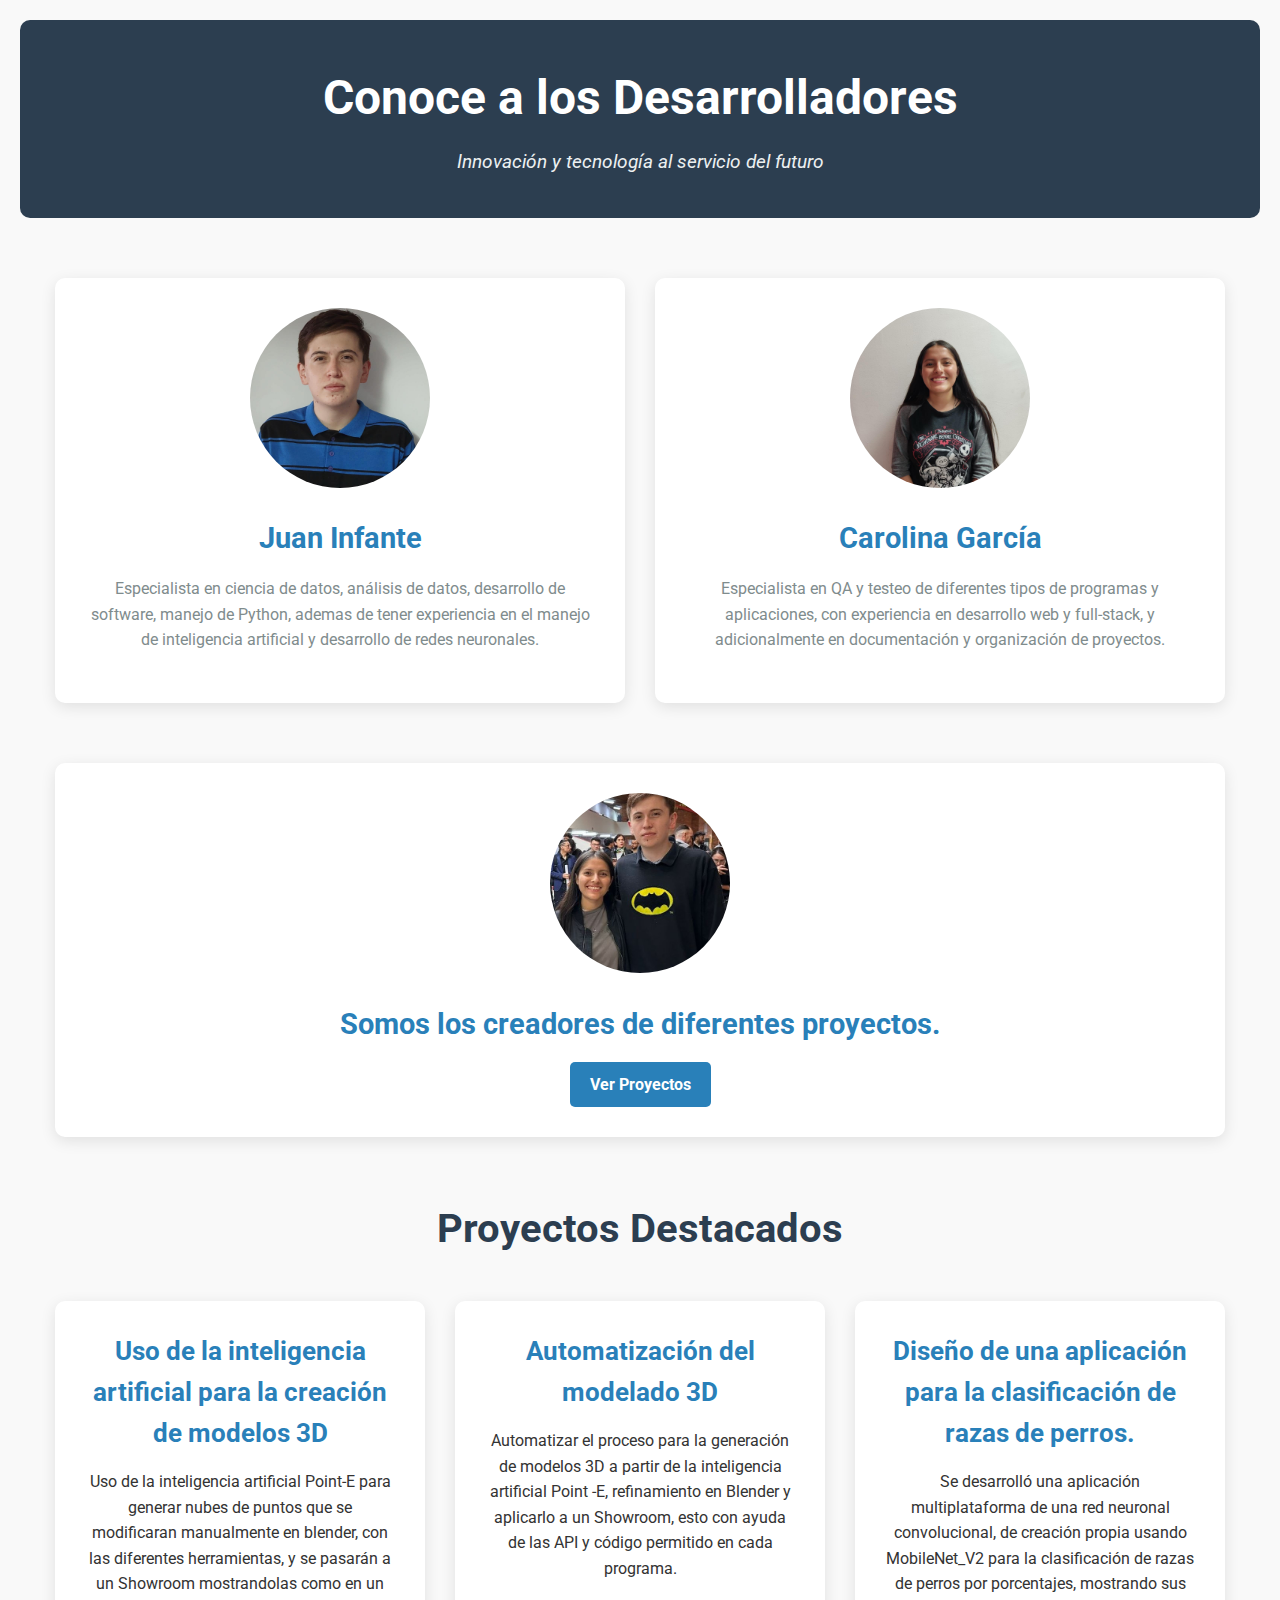
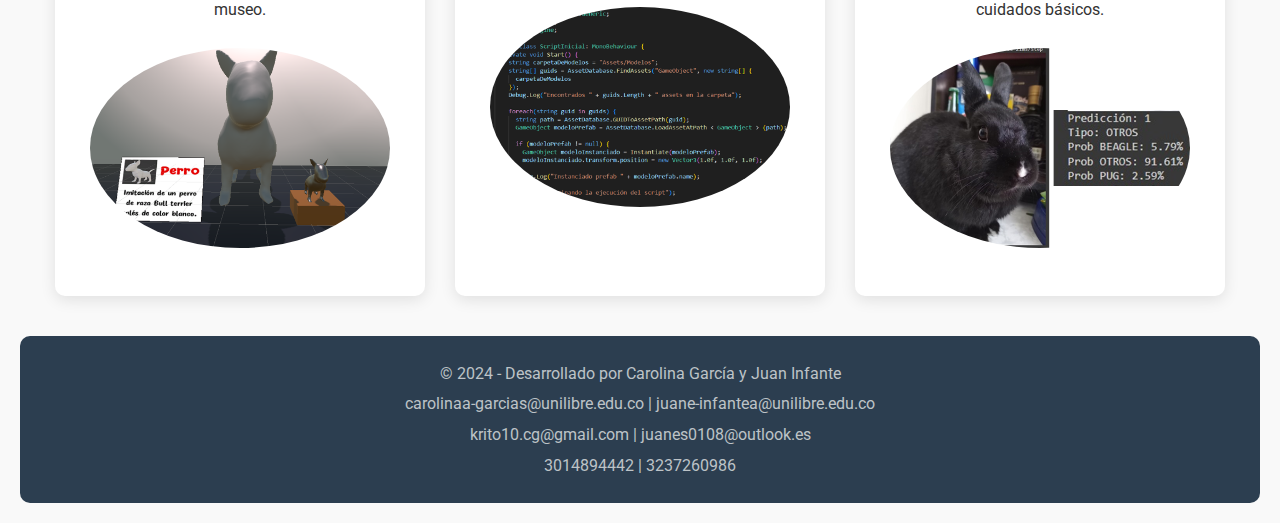
<file: index.html>
<!DOCTYPE html>
<html lang="es">
<head>
    <meta charset="UTF-8">
    <meta name="viewport" content="width=device-width, initial-scale=1.0">
    <title>Presentación de Desarrolladores</title>
    <link rel="stylesheet" href="Desing.css">
    <link href="https://fonts.googleapis.com/css2?family=Roboto:wght@400;700&display=swap" rel="stylesheet">
</head>
<body>
    <header>
        <div class="container">
            <h1>Conoce a los Desarrolladores</h1>
            <p class="tagline">Innovación y tecnología al servicio del futuro</p>
        </div>
    </header>

    <section class="team container">
        <div class="profile">
            <img src="Juan.jpg" alt="Juan">
            <h2>Juan Infante</h2>
            <p>Especialista en ciencia de datos, análisis de datos, desarrollo de software, manejo de Python, ademas de tener experiencia en el manejo de inteligencia artificial y desarrollo de redes neuronales.</p>
        </div>
        <div class="profile">
            <img src="Caro.jpg" alt="Caro">
            <h2>Carolina García</h2>
            <p>Especialista en QA y testeo de diferentes tipos de programas y aplicaciones, con experiencia en desarrollo web y full-stack, y adicionalmente en documentación y organización de proyectos.</p>
        </div>
    </section>
    <section class="team container">
        <div class="profile">
            <img src="Juntos.jpg" alt="Juntos">
            <h2>Somos los creadores de diferentes proyectos.</h2>
            <a href="#proyectos" class="button">Ver Proyectos</a>
        </div>
    </section>

    <section id="proyectos" class="projects container">
        <h2>Proyectos Destacados</h2>
        <div class="project-list">
            <div class="project">
                <h3>Uso de la inteligencia artificial para la creación de modelos 3D</h3>
                <p>Uso de la inteligencia artificial Point-E para generar nubes de puntos que se modificaran manualmente en blender, con las diferentes herramientas, y se pasarán a un Showroom mostrandolas como en un museo.</p><br>
                <div class="profile1"><img src="Perro.jpg" alt="Museo"></div>
            </div>
            <div class="project">
                <h3>Automatización del modelado 3D</h3>
                <p>Automatizar el proceso para la generación de modelos 3D a partir de la inteligencia artificial Point -E, refinamiento en Blender y aplicarlo a un Showroom, esto con ayuda de las API y código permitido en cada programa.</p><br>
                <div class="profile1"><img src="Auto.jpg" alt="Code"></div>
            </div>
            <div class="project">
                <h3>Diseño de una aplicación para la clasificación de razas de perros.</h3>
                <p>Se desarrolló una aplicación multiplataforma de una red neuronal convolucional, de creación propia usando MobileNet_V2 para la clasificación de razas de perros por porcentajes, mostrando sus cuidados básicos.</p><br>
                <div class="profile1"><img src="Nachi.jpg" alt="Prueba"></div>
            </div>
        </div>
    </section>

    <footer>
        <div class="container">
            <p>© 2024 - Desarrollado por Carolina García y Juan Infante</p>
            <p> carolinaa-garcias@unilibre.edu.co | juane-infantea@unilibre.edu.co </p>
            <p>       krito10.cg@gmail.com        |      juanes0108@outlook.es     </p>
            <p>        3014894442                 |       3237260986               </p>
        </div>
    </footer>
</body>
</html>
</file>
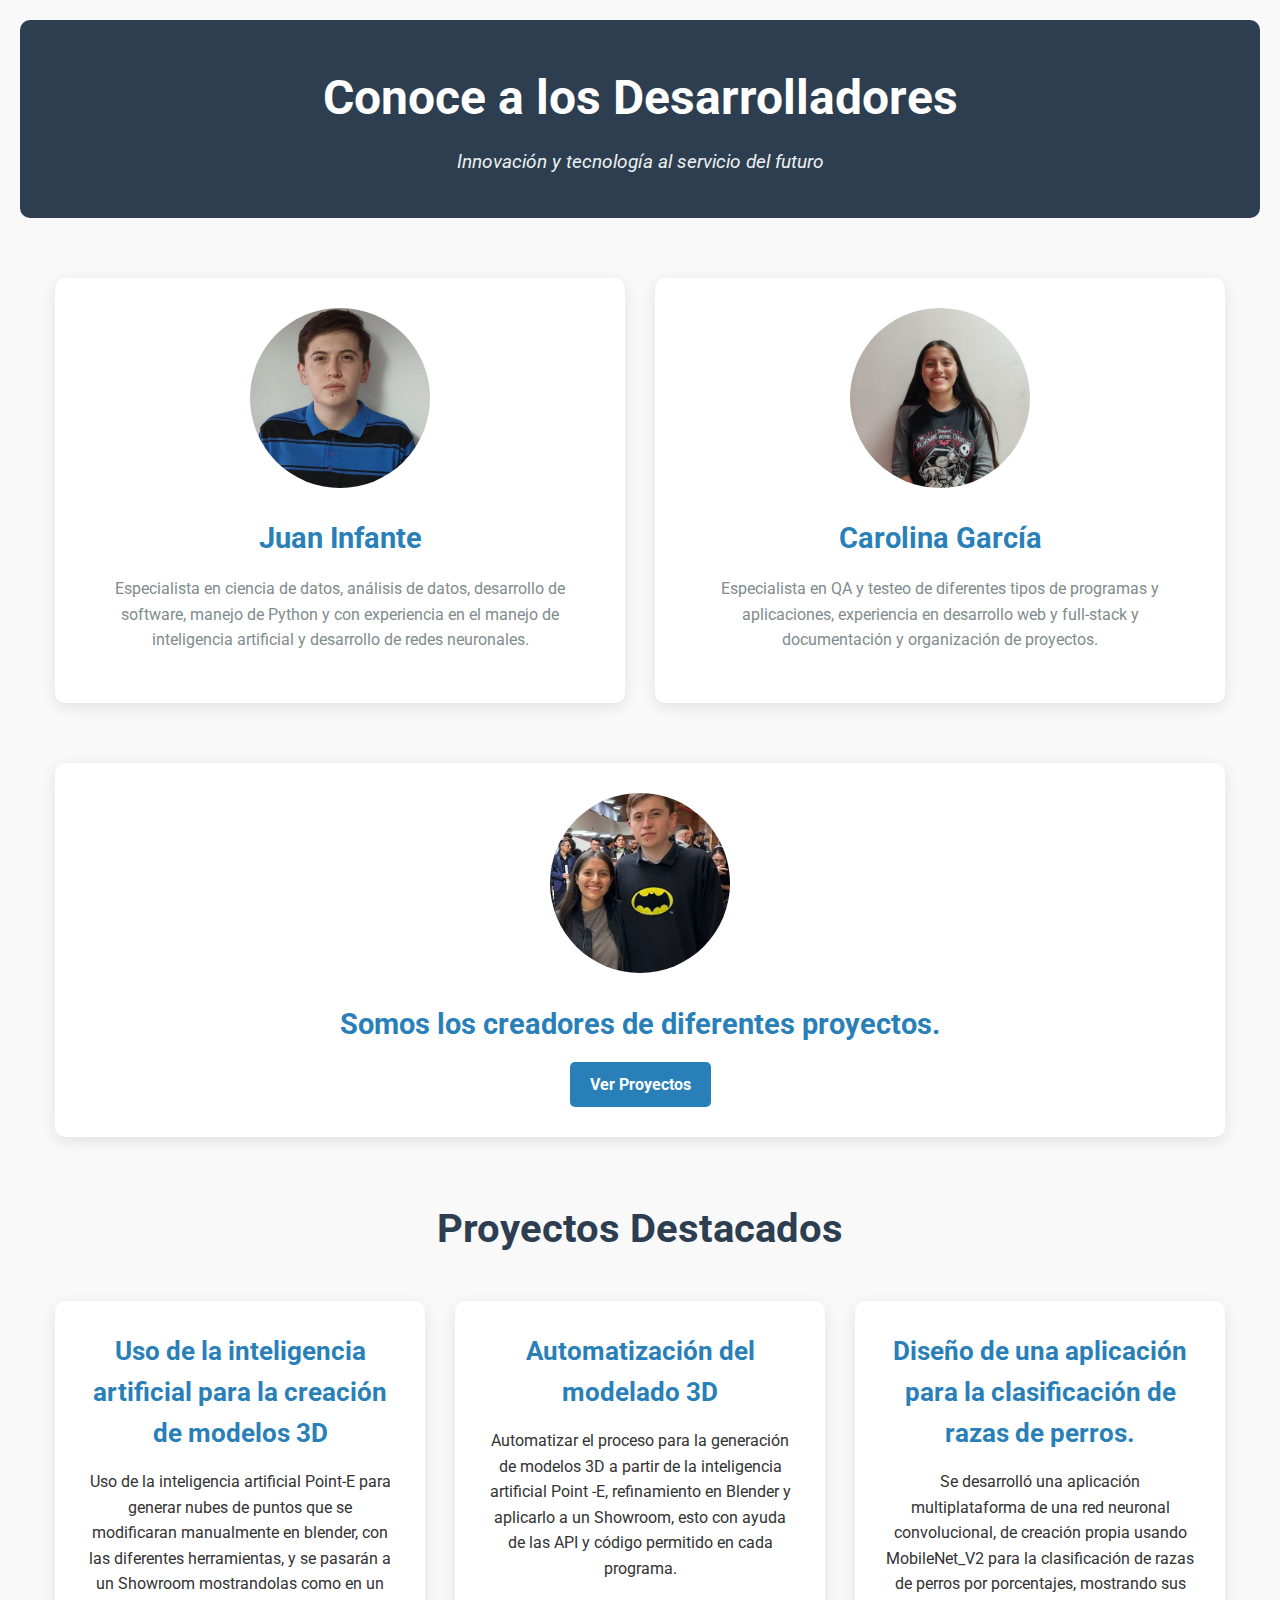
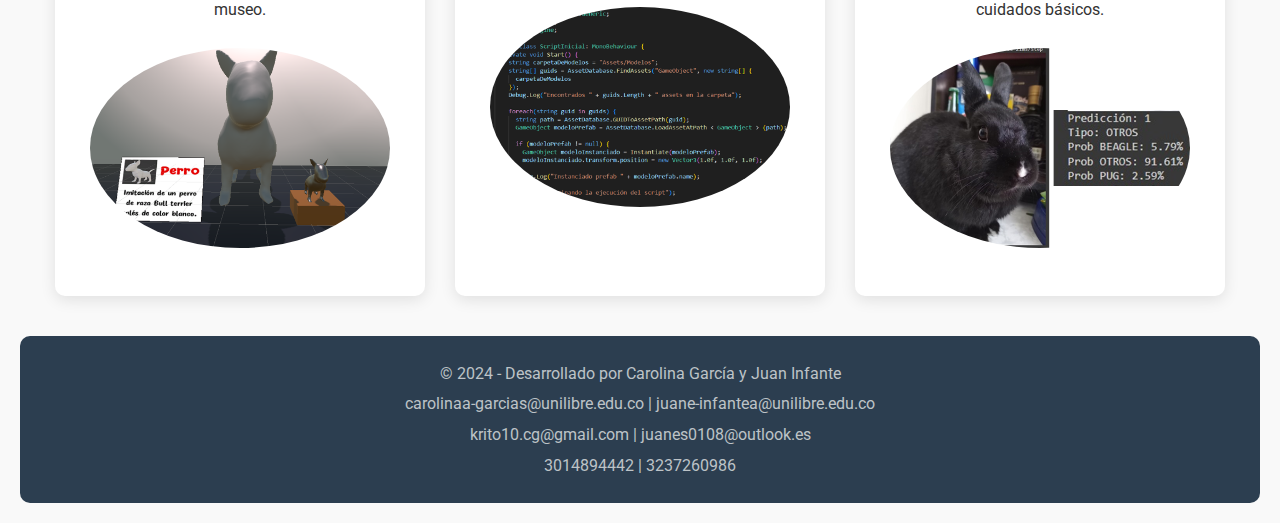
<file: Princ.html>
<!DOCTYPE html>
<html lang="es">
<head>
    <meta charset="UTF-8">
    <meta name="viewport" content="width=device-width, initial-scale=1.0">
    <title>Presentación de Desarrolladores</title>
    <link rel="stylesheet" href="Desing.css">
    <link href="https://fonts.googleapis.com/css2?family=Roboto:wght@400;700&display=swap" rel="stylesheet">
</head>
<body>
    <header>
        <div class="container">
            <h1>Conoce a los Desarrolladores</h1>
            <p class="tagline">Innovación y tecnología al servicio del futuro</p>
        </div>
    </header>

    <section class="team container">
        <div class="profile">
            <img src="Juan.jpg" alt="Juan">
            <h2>Juan Infante</h2>
            <p>Especialista en ciencia de datos, análisis de datos, desarrollo de software, manejo de Python y con experiencia en el manejo de inteligencia artificial y desarrollo de redes neuronales.</p>
        </div>
        <div class="profile">
            <img src="Caro.jpg" alt="Caro">
            <h2>Carolina García</h2>
            <p>Especialista en QA y testeo de diferentes tipos de programas y aplicaciones, experiencia en desarrollo web y full-stack y documentación y organización de proyectos.</p>
        </div>
    </section>
    <section class="team container">
        <div class="profile">
            <img src="Juntos.jpg" alt="Juntos">
            <h2>Somos los creadores de diferentes proyectos.</h2>
            <a href="#proyectos" class="button">Ver Proyectos</a>
        </div>
    </section>

    <section id="proyectos" class="projects container">
        <h2>Proyectos Destacados</h2>
        <div class="project-list">
            <div class="project">
                <h3>Uso de la inteligencia artificial para la creación de modelos 3D</h3>
                <p>Uso de la inteligencia artificial Point-E para generar nubes de puntos que se modificaran manualmente en blender, con las diferentes herramientas, y se pasarán a un Showroom mostrandolas como en un museo.</p><br>
                <div class="profile1"><img src="Perro.jpg" alt="Museo"></div>
            </div>
            <div class="project">
                <h3>Automatización del modelado 3D</h3>
                <p>Automatizar el proceso para la generación de modelos 3D a partir de la inteligencia artificial Point -E, refinamiento en Blender y aplicarlo a un Showroom, esto con ayuda de las API y código permitido en cada programa.</p><br>
                <div class="profile1"><img src="Auto.jpg" alt="Code"></div>
            </div>
            <div class="project">
                <h3>Diseño de una aplicación para la clasificación de razas de perros.</h3>
                <p>Se desarrolló una aplicación multiplataforma de una red neuronal convolucional, de creación propia usando MobileNet_V2 para la clasificación de razas de perros por porcentajes, mostrando sus cuidados básicos.</p><br>
                <div class="profile1"><img src="Nachi.jpg" alt="Prueba"></div>
            </div>
        </div>
    </section>

    <footer>
        <div class="container">
            <p>© 2024 - Desarrollado por Carolina García y Juan Infante</p>
            <p> carolinaa-garcias@unilibre.edu.co | juane-infantea@unilibre.edu.co </p>
            <p>       krito10.cg@gmail.com        |      juanes0108@outlook.es     </p>
            <p>        3014894442                 |       3237260986               </p>
        </div>
    </footer>
</body>
</html>
</file>
<file: Desing.css>
/* Reset básico */
* {
    margin: 0;
    padding: 0;
    box-sizing: border-box;
}

body {
    font-family: 'Roboto', sans-serif;
    color: #333;
    line-height: 1.6;
    background-color: #f9f9f9;
    padding: 20px;
}

.container {
    max-width: 1200px;
    margin: 0 auto;
    padding: 0 15px;
}

header {
    background-color: #2c3e50;
    color: white;
    padding: 40px 0;
    text-align: center;
    margin-bottom: 60px;
    border-radius: 10px;
}

h1 {
    font-size: 3rem;
    font-weight: 700;
}

.tagline {
    font-size: 1.2rem;
    margin-top: 10px;
    color: #ecf0f1;
    font-style: italic;
}

.team {
    display: flex;
    justify-content: space-between;
    margin-bottom: 60px;
    gap: 30px;
}

.profile {
    background: #fff;
    border-radius: 10px;
    box-shadow: 0 4px 15px rgba(0, 0, 0, 0.1);
    padding: 30px;
    text-align: center;
    flex: 1;
    transition: transform 0.3s ease, box-shadow 0.3s ease;
}

.profile:hover {
    transform: translateY(-5px);
    box-shadow: 0 8px 20px rgba(0, 0, 0, 0.2);
}

.profile img {
    border-radius: 50%;
    width: 180px;
    height: 180px;
    object-fit: cover;
    margin-bottom: 20px;
}

.profile1 img {
    border-radius: 50%;
    width: 300px;
    height: 200px;
    object-fit: cover;
    margin-bottom: 10px;
}

.profile h2 {
    font-size: 1.8rem;
    margin-bottom: 15px;
    color: #2980b9;
}

.profile p {
    font-size: 1rem;
    color: #7f8c8d;
    margin-bottom: 20px;
}

.button {
    display: inline-block;
    padding: 10px 20px;
    color: white;
    background-color: #2980b9;
    border-radius: 5px;
    text-decoration: none;
    font-weight: 700;
    transition: background-color 0.3s ease;
}

.button:hover {
    background-color: #3498db;
}

.projects {
    text-align: center;
}

.projects h2 {
    font-size: 2.5rem;
    color: #2c3e50;
    margin-bottom: 40px;
}

.project-list {
    display: flex;
    justify-content: space-between;
    gap: 30px;
    flex-wrap: wrap;
}

.project {
    background: #fff;
    border-radius: 10px;
    box-shadow: 0 4px 15px rgba(0, 0, 0, 0.1);
    padding: 30px;
    text-align: center;
    flex: 1;
    min-width: 250px;
}

.project h3 {
    font-size: 1.6rem;
    color: #2980b9;
    margin-bottom: 15px;
}

footer {
    background-color: #2c3e50;
    color: #bdc3c7;
    padding: 20px 0;
    text-align: center;
    border-radius: 10px;
    margin-top: 40px;
}

footer p {
    margin: 5px 0;
}

footer a {
    color: #bdc3c7;
    text-decoration: none;
    transition: color 0.3s ease;
}

footer a:hover {
    color: #ecf0f1;
}

/* Responsiveness */
@media (max-width: 768px) {
    .team, .project-list {
        flex-direction: column;
        align-items: center;
    }

    .profile, .project {
        margin-bottom: 30px;
    }
}
</file>
